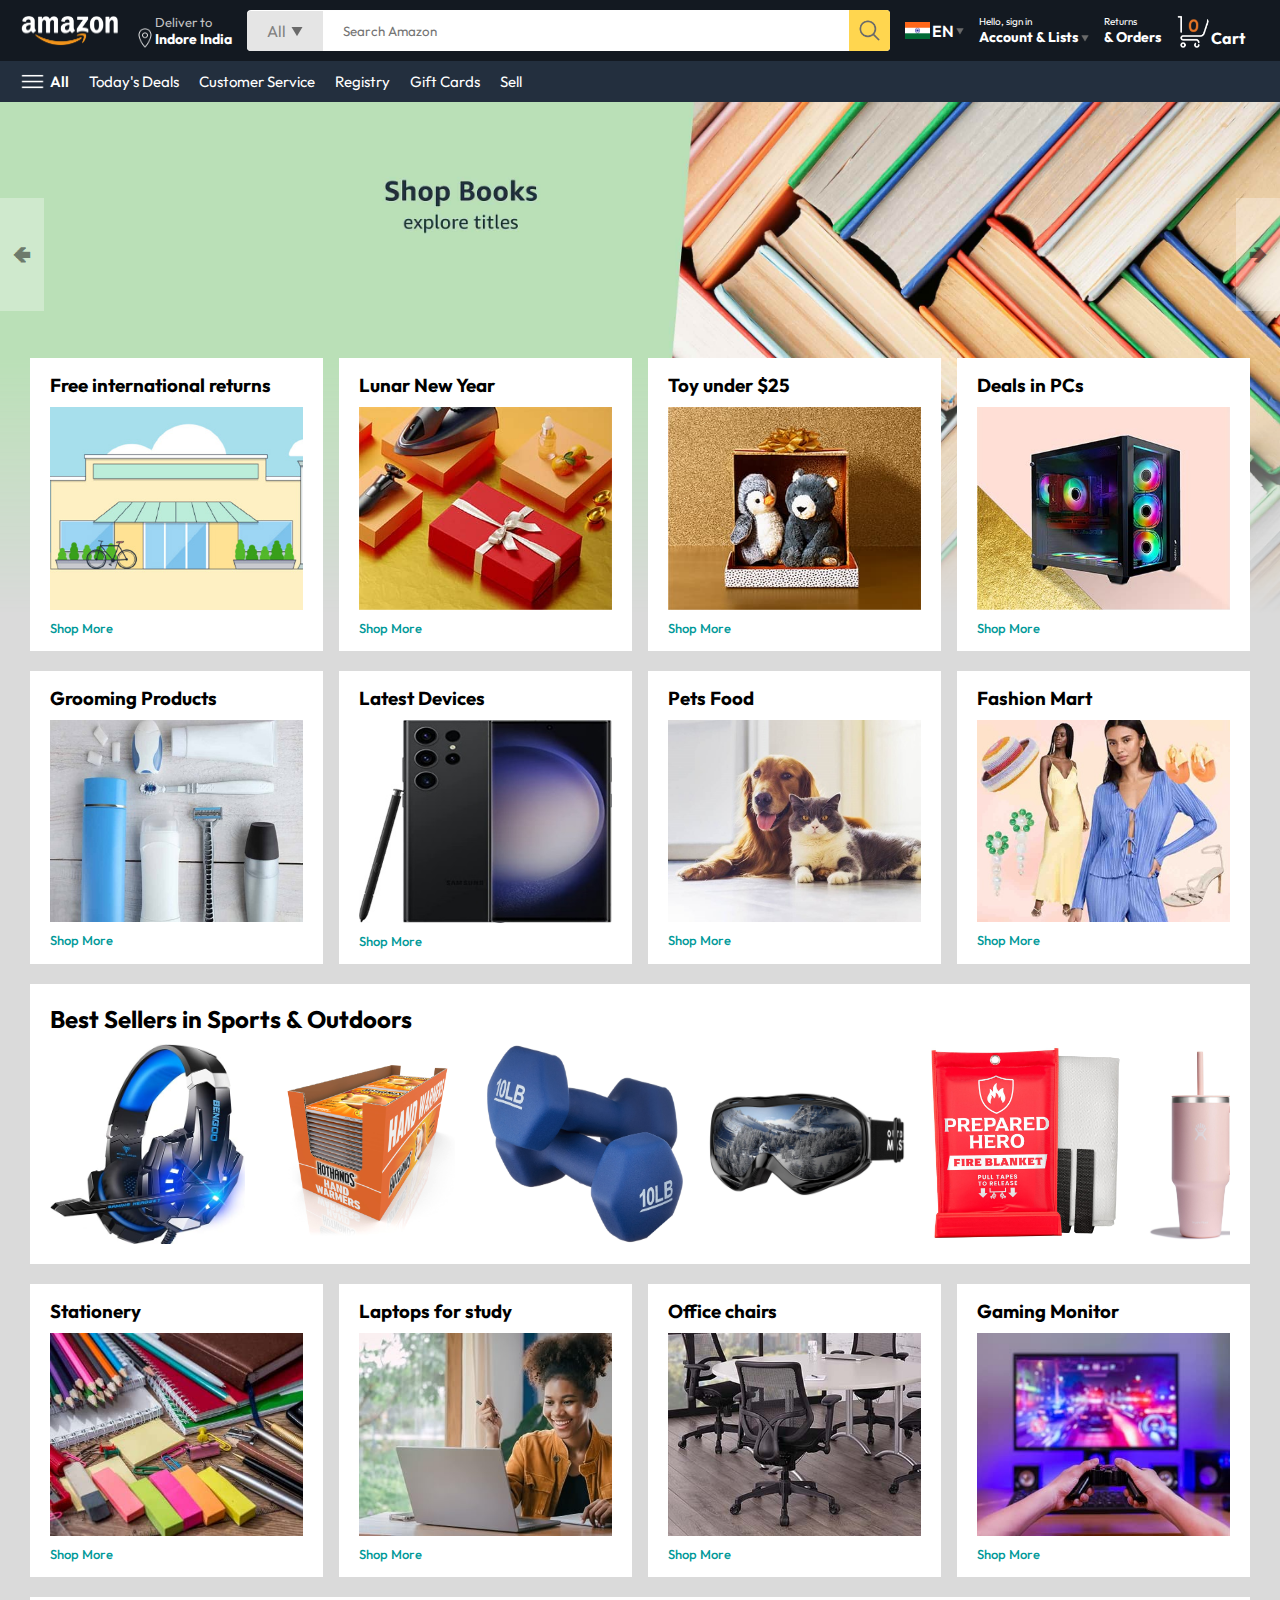
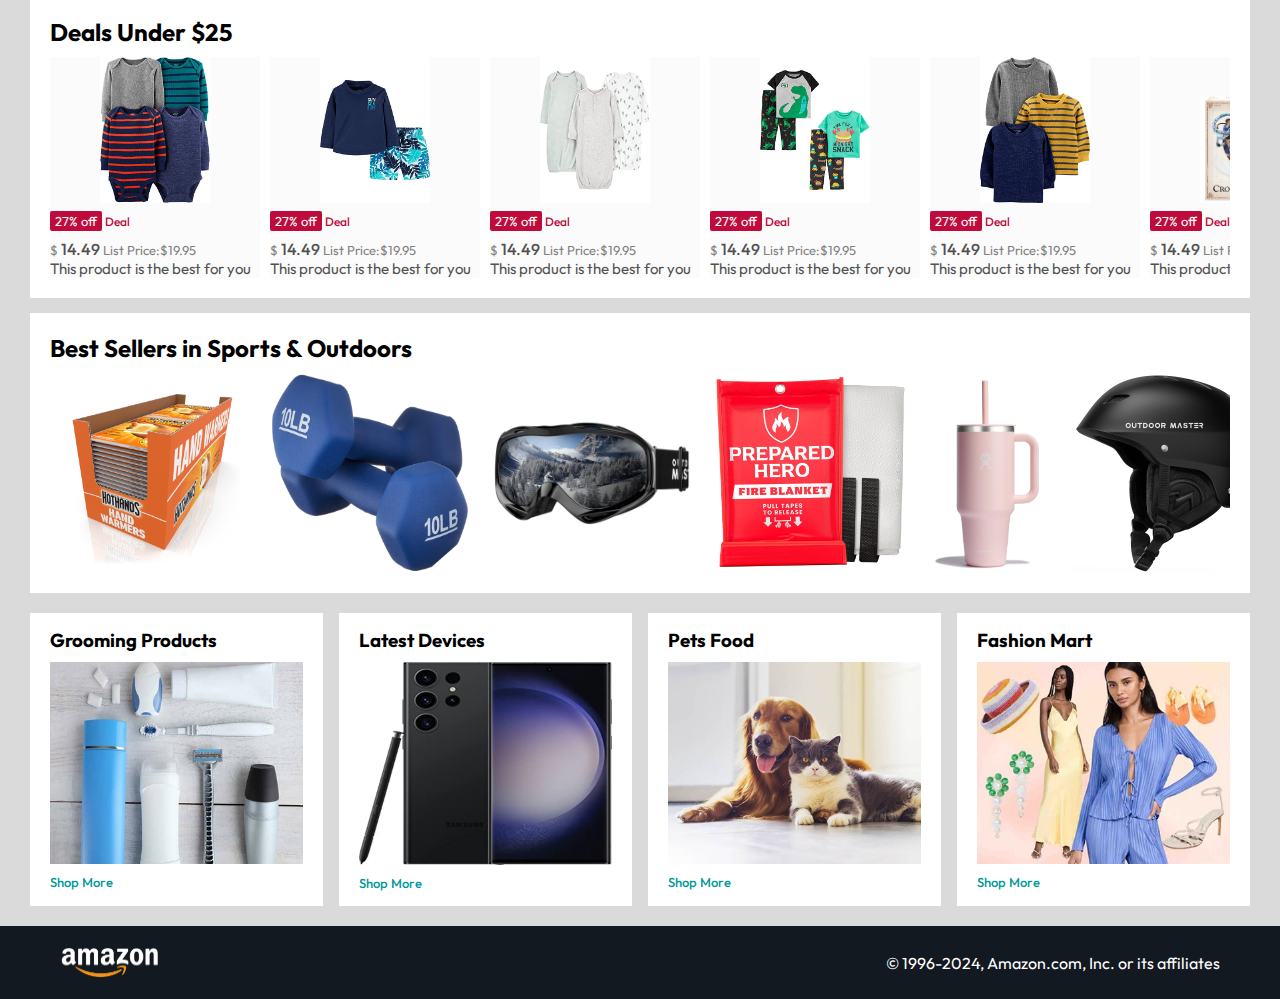
<file: index.html>
<html lang="en">

<head>
    <meta charset="UTF-8">
    <meta name="viewport" content="width=device-width, initial-scale=1.0">
    <title>Amazon Clone</title>
    <link rel="stylesheet" href="./assets/CSS/style.css">
</head>

<body>

    <nav>
        <a href="/"><img src="./assets/Images/amazon_logo.png" width="100" alt=""></a>
        <div class="nav-country">
            <img src="./assets/Images/location_icon.png" height="20" alt="">
            <div>
                <p>Deliver to</p>
                <h1>Indore India</h1>
            </div>
        </div>
        <div class="nav-search">
            <div class="nav-search-category">
                <p>All</p>
                <img src="./assets/Images/dropdown_icon.png" height="12" alt="">
            </div>
            <input type="text" class="nav-search-input" placeholder="Search Amazon">
            <img src="./assets/Images/search_icon.png" class="nav-search-icon" alt="">
        </div>
        <div class="nav-language">
            <img src="./assets/Images/india flag.png" width="25px" alt="">
            <p>EN</p>
            <img src="./assets/Images/dropdown_icon.png" width="8px" alt="">
        </div>
        <div class="nav-texts">
            <p><a href="/login.html">Hello, sign in</a></p>
            <h1>Account & Lists <img src="./assets/Images/dropdown_icon.png" width="8px" alt=""> </h1>
        </div>
        <div class="nav-texts">
            <p>Returns</p>
            <h1>& Orders</h1>
        </div>
        <a href="/login.html" class="mobile-user-icon" style="display: none;">
            <img src="./assets/Images/user.png">
        </a>
        <a href="/cart.html" class="nav-cart">
            <img src="./assets/Images/cart_icon.png" width="35px" alt="">
            <h4>Cart</h4>
        </a>
    </nav>
    <div class="nav-bottom">
        <div>
            <img src="./assets/Images/menu_icon.png" width="25px" alt="">
            <p>All</p>
        </div>
        <p>Today's Deals</p>
        <p>Customer Service</p>
        <p>Registry</p>
        <p>Gift Cards</p>
        <p>Sell</p>
    </div>

    <div class="header-slider" id="slider">
        <a href="#" class="control_prev">&#129144</a>
        <a href="#" class="control_next">&#129146</a>
        <ul>
            <img class="header-img" src="./assets/Images/header1.jpg" alt="">
            <img class="header-img" src="./assets/Images/header2.jpg" alt="">
            <img class="header-img" src="./assets/Images/header3.jpg" alt="">
            <img class="header-img" src="./assets/Images/header4.jpg" alt="">
            <img class="header-img" src="./assets/Images/header5.jpg" alt="">
            <img class="header-img" src="./assets/Images/header6.jpg" alt="">
        </ul>
    </div>

    <div class="header-box box-row">
        <div class="box-col">
            <h3>Free international returns</h3>
            <img src="./assets/Images/box1-1.jpg" alt="">
            <a href="/">Shop More</a>
        </div>
        <div class="box-col">
            <h3>Lunar New Year</h3>
            <img src="./assets/Images/box1-2.jpg" alt="">
            <a href="/">Shop More</a>
        </div>
        <div class="box-col">
            <h3>Toy under $25</h3>
            <img src="./assets/Images/box1-3.jpg" alt="">
            <a href="/">Shop More</a>
        </div>
        <div class="box-col">
            <h3>Deals in PCs</h3>
            <img src="./assets/Images/box1-4.jpg" alt="">
            <a href="/">Shop More</a>
        </div>
    </div>

    <div class="box-row">
        <div class="box-col">
            <h3>Grooming Products</h3>
            <img src="./assets/Images/box2-1.jpg" alt="">
            <a href="/">Shop More</a>
        </div>
        <div class="box-col">
            <h3>Latest Devices</h3>
            <img src="./assets/Images/box2-2.jpg" alt="">
            <a href="/">Shop More</a>
        </div>
        <div class="box-col">
            <h3>Pets Food</h3>
            <img src="./assets/Images/box2-3.jpg" alt="">
            <a href="/">Shop More</a>
        </div>
        <div class="box-col">
            <h3>Fashion Mart</h3>
            <img src="./assets/Images/box2-4.jpg" alt="">
            <a href="/">Shop More</a>
        </div>
    </div>




    <div class="products-slider">
        <h2>Best Sellers in Sports & Outdoors</h2>
        <div class="products">
            <a href="/product.html"><img src="./assets/Images/product_img.jpg" alt=""></a>
            <img src="./assets/Images/product1-1.jpg" alt="">
            <img src="./assets/Images/product1-2.jpg" alt="">
            <img src="./assets/Images/product1-3.jpg" alt="">
            <img src="./assets/Images/product1-4.jpg" alt="">
            <img src="./assets/Images/product1-5.jpg" alt="">
            <img src="./assets/Images/product1-6.jpg" alt="">
            <img src="./assets/Images/product1-7.jpg" alt="">
            <img src="./assets/Images/product1-8.jpg" alt="">
            <img src="./assets/Images/product1-9.jpg" alt="">
            <img src="./assets/Images/product1-10.jpg" alt="">
        </div>
    </div>



    <div class="box-row">
        <div class="box-col">
            <h3>Stationery</h3>
            <img src="./assets/Images/box3-1.jpg" alt="">
            <a href="/">Shop More</a>
        </div>
        <div class="box-col">
            <h3>Laptops for study</h3>
            <img src="./assets/Images/box3-2.jpg" alt="">
            <a href="/">Shop More</a>
        </div>
        <div class="box-col">
            <h3>Office chairs</h3>
            <img src="./assets/Images/box3-3.jpg" alt="">
            <a href="/">Shop More</a>
        </div>
        <div class="box-col">
            <h3>Gaming Monitor</h3>
            <img src="./assets/Images/box3-4.jpg" alt="">
            <a href="/">Shop More</a>
        </div>
    </div>



    <div class="products-slider-with-price">
        <h2>Deals Under $25</h2>
        <div class="products">
            <div class="product-card">
                <div class="product-img-container">
                    <img src="./assets/Images/product2-1.jpg" alt="">
                </div>
                <div class="product-offer">
                    <p>27% off</p> <span>Deal</span>
                </div>
                <p class="product-price">$ <span>14.49</span> List Price:$19.95</p>
                <h4>This product is the best for you</h4>
            </div>
            <div class="product-card">
                <div class="product-img-container">
                    <img src="./assets/Images/product2-2.jpg" alt="">
                </div>
                <div class="product-offer">
                    <p>27% off</p> <span>Deal</span>
                </div>
                <p class="product-price">$ <span>14.49</span> List Price:$19.95</p>
                <h4>This product is the best for you</h4>
            </div>
            <div class="product-card">
                <div class="product-img-container">
                    <img src="./assets/Images/product2-3.jpg" alt="">
                </div>
                <div class="product-offer">
                    <p>27% off</p> <span>Deal</span>
                </div>
                <p class="product-price">$ <span>14.49</span> List Price:$19.95</p>
                <h4>This product is the best for you</h4>
            </div>
            <div class="product-card">
                <div class="product-img-container">
                    <img src="./assets/Images/product2-4.jpg" alt="">
                </div>
                <div class="product-offer">
                    <p>27% off</p> <span>Deal</span>
                </div>
                <p class="product-price">$ <span>14.49</span> List Price:$19.95</p>
                <h4>This product is the best for you</h4>
            </div>
            <div class="product-card">
                <div class="product-img-container">
                    <img src="./assets/Images/product2-5.jpg" alt="">
                </div>
                <div class="product-offer">
                    <p>27% off</p> <span>Deal</span>
                </div>
                <p class="product-price">$ <span>14.49</span> List Price:$19.95</p>
                <h4>This product is the best for you</h4>
            </div>
            <div class="product-card">
                <div class="product-img-container">
                    <img src="./assets/Images/product2-6.jpg" alt="">
                </div>
                <div class="product-offer">
                    <p>27% off</p> <span>Deal</span>
                </div>
                <p class="product-price">$ <span>14.49</span> List Price:$19.95</p>
                <h4>This product is the best for you</h4>
            </div>
            <div class="product-card">
                <div class="product-img-container">
                    <img src="./assets/Images/product2-7.jpg" alt="">
                </div>
                <div class="product-offer">
                    <p>27% off</p> <span>Deal</span>
                </div>
                <p class="product-price">$ <span>14.49</span> List Price:$19.95</p>
                <h4>This product is the best for you</h4>
            </div>
            <div class="product-card">
                <div class="product-img-container">
                    <img src="./assets/Images/product2-8.jpg" alt="">
                </div>
                <div class="product-offer">
                    <p>27% off</p> <span>Deal</span>
                </div>
                <p class="product-price">$ <span>14.49</span> List Price:$19.95</p>
                <h4>This product is the best for you</h4>
            </div>
            <div class="product-card">
                <div class="product-img-container">
                    <img src="./assets/Images/product2-9.jpg" alt="">
                </div>
                <div class="product-offer">
                    <p>27% off</p> <span>Deal</span>
                </div>
                <p class="product-price">$ <span>14.49</span> List Price:$19.95</p>
                <h4>This product is the best for you</h4>
            </div>
            <div class="product-card">
                <div class="product-img-container">
                    <img src="./assets/Images/product2-10.jpg" alt="">
                </div>
                <div class="product-offer">
                    <p>27% off</p> <span>Deal</span>
                </div>
                <p class="product-price">$ <span>14.49</span> List Price:$19.95</p>
                <h4>This product is the best for you</h4>
            </div>
            <div class="product-card">
                <div class="product-img-container">
                    <img src="./assets/Images/product2-11.jpg" alt="">
                </div>
                <div class="product-offer">
                    <p>27% off</p> <span>Deal</span>
                </div>
                <p class="product-price">$ <span>14.49</span> List Price:$19.95</p>
                <h4>This product is the best for you</h4>
            </div>
        </div>
    </div>



    <div class="products-slider">
        <h2>Best Sellers in Sports & Outdoors</h2>
        <div class="products">
            <img src="./assets/Images/product1-1.jpg" alt="">
            <img src="./assets/Images/product1-2.jpg" alt="">
            <img src="./assets/Images/product1-3.jpg" alt="">
            <img src="./assets/Images/product1-4.jpg" alt="">
            <img src="./assets/Images/product1-5.jpg" alt="">
            <img src="./assets/Images/product1-6.jpg" alt="">
            <img src="./assets/Images/product1-7.jpg" alt="">
            <img src="./assets/Images/product1-8.jpg" alt="">
            <img src="./assets/Images/product1-9.jpg" alt="">
            <img src="./assets/Images/product1-10.jpg" alt="">
        </div>
    </div>



    <div class="box-row">
        <div class="box-col">
            <h3>Grooming Products</h3>
            <img src="./assets/Images/box2-1.jpg" alt="">
            <a href="/">Shop More</a>
        </div>
        <div class="box-col">
            <h3>Latest Devices</h3>
            <img src="./assets/Images/box2-2.jpg" alt="">
            <a href="/">Shop More</a>
        </div>
        <div class="box-col">
            <h3>Pets Food</h3>
            <img src="./assets/Images/box2-3.jpg" alt="">
            <a href="/">Shop More</a>
        </div>
        <div class="box-col">
            <h3>Fashion Mart</h3>
            <img src="./assets/Images/box2-4.jpg" alt="">
            <a href="/">Shop More</a>
        </div>
    </div>



    <footer>
        <img src="./assets/Images/amazon_logo.png" width="100" alt="">
        <p>© 1996-2024, Amazon.com, Inc. or its affiliates</p>
    </footer>
    <script src="./assets/JS/script.js"></script>
</body>

</html>
</file>
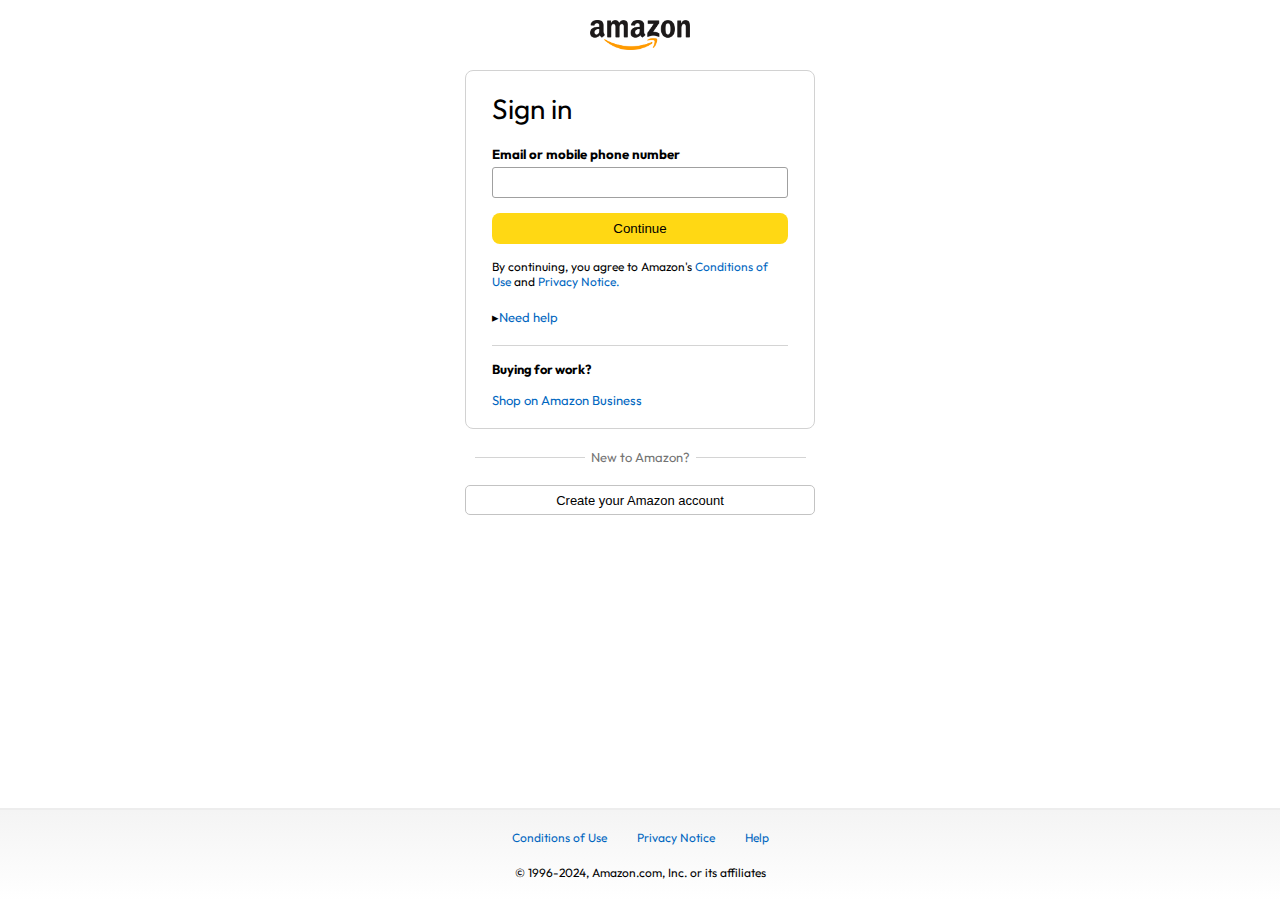
<file: login.html>
<html lang="en">
<head>
    <meta charset="UTF-8">
    <meta name="viewport" content="width=device-width, initial-scale=1.0">
    <title>Login</title>
    <link rel="stylesheet" href="./assets/CSS/login.css">
</head>
<body>
    <a href="/"><img class="logo" src="./assets/Images/amazon_logo_dark.png" width="100px" alt=""></a>
    <div class="login-container">
        <h1 class="login-title">Sign in</h1>
        <h5 class="input-lable">Email or mobile phone number</h5>
        <input type="text" >
        <button>Continue</button>
        <p class="login-condition">By continuing, you agree to Amazon's <span>Conditions of Use</span> and <span>Privacy Notice.</span></p>
        <p class="login-help">&#9656<span>Need help</span></p>
        <hr>
        <h4>Buying for work?</h4>
        <p class="login-business"><span>Shop on Amazon Business</span></p>
    </div>
    <div class="login-section-text">
        <hr><p>New to Amazon?</p><hr>
    </div>
    <a href="./signup.html"><button class="login-signup-btn">Create your Amazon account</button></a>
    <footer>
        <div class="footer-links">
            <a href="#"> Conditions of Use </a>
            <a href="#"> Privacy Notice </a>
            <a href="#"> Help </a>
        </div>
        <p class="footer-copyright">
            © 1996-2024, Amazon.com, Inc. or its affiliates
        </p>
    </footer>
</body>
</html>
</file>
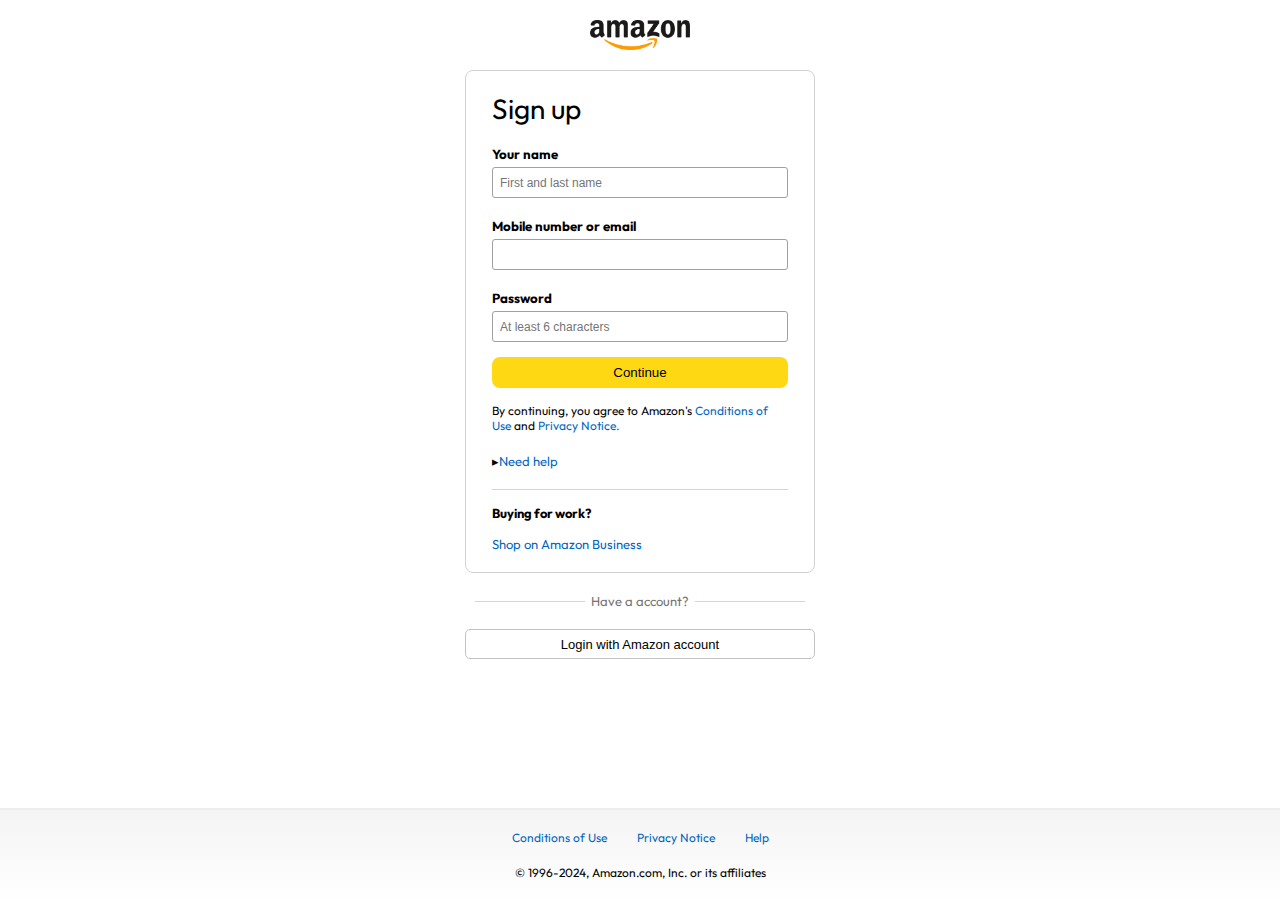
<file: signup.html>
<html lang="en">
<head>
    <meta charset="UTF-8">
    <meta name="viewport" content="width=device-width, initial-scale=1.0">
    <title>Login</title>
    <link rel="stylesheet" href="./assets/CSS/login.css">
</head>
<body>
    <a href="/"><img class="logo" src="./assets/Images/amazon_logo_dark.png" width="100px" alt=""></a>
    <div class="login-container">
        <h1 class="login-title">Sign up</h1>
        <h5 class="input-lable">Your name</h5>
        <input type="text" placeholder="First and last name">
        <h5 class="input-lable">Mobile number or email</h5>
        <input type="text" >
        <h5 class="input-lable">Password</h5>
        <input type="password" placeholder="At least 6 characters">
        <button>Continue</button>
        <p class="login-condition">By continuing, you agree to Amazon's <span>Conditions of Use</span> and <span>Privacy Notice.</span></p>
        <p class="login-help">&#9656<span>Need help</span></p>
        <hr>
        <h4>Buying for work?</h4>
        <p class="login-business"><span>Shop on Amazon Business</span></p>
    </div>
    <div class="login-section-text">
        <hr><p>Have a account?</p><hr>
    </div>
    <a href="./login.html"><button class="login-signup-btn">Login with Amazon account</button></a>
    <footer>
        <div class="footer-links">
            <a href="#"> Conditions of Use </a>
            <a href="#"> Privacy Notice </a>
            <a href="#"> Help </a>
        </div>
        <p class="footer-copyright">
            © 1996-2024, Amazon.com, Inc. or its affiliates
        </p>
    </footer>
</body>
</html>
</file>
<file: assets/CSS/style.css>
@import url('https://fonts.googleapis.com/css2?family=Outfit&display=swap');

* {
    margin: 0;
    padding: 0;
    box-sizing: border-box;
    font-family: Outfit;
}

body {
    background: #dadada;
}

a {
    text-decoration: none;
    color: inherit;
}

nav {
    display: flex;
    align-items: center;
    justify-content: space-between;
    background-color: #131921;
    padding: 10px 20px;
    color: white;
}

.nav-country {
    display: flex;
    align-items: end;
    margin-left: 15px;
    font-size: 13px;
    color: #c4c4c4;
}

.nav-country h1 {
    font-size: 14px;
    color: white;
}

.nav-search {
    flex: 1;
    display: flex;
    align-items: center;
    background: white;
    color: grey;
    max-width: 1000px;
    border-radius: 4px;
    margin-left: 15px;
}

.nav-search-category {
    display: flex;
    align-items: center;
    padding: 10px 20px;
    gap: 5px;
    background-color: #e5e5e5;
    border-radius: 4px 0px 0px 4px;
}

.nav-search-input {
    border: none;
    outline: none;
    padding-left: 20px;
    width: 100%;
}

.nav-search-icon {
    max-width: 41px;
    padding: 8px;
    background: #ffd64f;
    border-radius: 0px 4px 4px 0px;
}

.nav-language {
    display: flex;
    align-items: center;
    gap: 2px;
    font-weight: 600;
    margin-left: 15px;
}

.nav-texts {
    margin-left: 15px;
}

.nav-texts p {
    font-size: 10px;
}

.nav-texts h1 {
    font-size: 14px;
}

.nav-cart {
    display: flex;
    align-items: end;
    margin: 0px 15px;
}

.nav-bottom{
    display: flex;
    align-items: center;
    gap: 20px;
    padding: 8px 20px;
    background: #232f3e;
    color: white;
    font-size: 15px;
}

.nav-bottom div{
    display: flex;
    align-items: center;
    gap: 5px;
    font-weight: 600;
}


.header-slider ul {
    display: flex;
    overflow-y: hidden;
}

.header-img {
    max-width: 100%;
    mask-image: linear-gradient(to bottom, #000000 50%, transparent 100%);
    transition: transform 0.3s;
}

.header-slider a {
    position: absolute;
    top: 22%;
    z-index: 1;
    padding: 5vh 1vw;
    background: #ffffff4f;
    color: #0000007b;
    text-decoration: none;
    font-weight: 600;
    font-size: 18px;
    cursor: pointer;
}

.control_next {
    right: 0;
}

.box-row {
    display: flex;
    flex-wrap: wrap;
    row-gap: 20px;
    justify-content: space-between;
    margin: 20 30px;
}

.header-box {
    margin-top: -20vw;
}

.box-col {
    display: flex;
    flex-direction: column;
    gap: 10px;
    padding: 15px 20px;
    background: white;
    z-index: 1;
    max-width: 24%;
    min-width: 200px;
}

.box-col a {
    text-decoration: none;
    font-size: 13px;
    color: #009999;
    font-weight: 500;
}

.products-slider {
    background-color: white;
    margin: 0px 30px;
    padding: 20px;
    margin-bottom: 15px;
}

.products-slider .products {
    display: flex;
    overflow-x: auto;
    gap: 20px;
    margin-top: 10px;
}

.products-slider .products::-webkit-scrollbar {
    display: none;
}

.products-slider .products img {
    max-width: 200px;
    max-height: 200;
}

.products-slider-with-price {
    background-color: white;
    margin: 0px 30px;
    padding: 20px;
    margin-bottom: 15px;
}

.products-slider-with-price .products {
    display: flex;
    overflow-x: auto;
    gap: 10px;
    margin-top: 10px;
}

.products-slider-with-price .products::-webkit-scrollbar {
    display: none;
}

.product-card {
    display: flex;
    flex-direction: column;
    justify-content: end;
    min-width: 210px;
    background: #fbfbfb;
}

.products-slider-with-price img {
    width: 110px;
    margin: 0px 50px;
}

.product-offer p {
    background-color: #be0b3b;
    color: white;
    display: inline-block;
    padding: 2px 5px;
    border-radius: 2px;
    margin: 8px 0px;
    font-size: 13px;
}

.product-offer span {
    color: #be0b3b;
    font-weight: 500;
    font-size: 12px;
}

.product-price {
    color: grey;
    font-size: 13px;
}

.product-price span {
    font-size: 16px;
    font-weight: 500;
    color: #525252;
}

.product-price p {
    color: grey;
    font-size: 13px;
}

.product-card h4 {
    color: #525252;
    font-size: 15px;
    font-weight: 400;
}

footer {
    display: flex;
    justify-content: space-between;
    align-items: center;
    color: white;
    background-color: #131921;
    padding: 20px 60px;
}

/* ---------- media query ----------- */

@media only screen and (max-width: 900px){
    nav{
        flex-wrap: wrap;
    }
    .nav-search{
        order: 7;
        margin: 15px 0 5px;
        min-width: 300px;
    }
    .box-col{
        max-width: 48%;
    }
}

@media only screen and (max-width: 600px){
    .nav-country{
        display: none;
    }
    .nav-language{
        display: none;
    }
    .nav-texts{
        display: none;
    }
    .nav-bottom{
        font-size: 13px;
        gap: 10px;
        overflow-x: scroll;
    }
    .nav-bottom::-webkit-scrollbar{
       display: none;
    }
    .nav-bottom p{
        text-wrap: nowrap;
    }
    .mobile-user-icon{
        display: flex !important;
        flex: 1;
        justify-content: flex-end;
    }
    .mobile-user-icon img{
        width: 25px;
    }
    .nav-cart h4{
        display: none;
    }
    .nav-cart img{
        width: 25px;
    }
    .header-slider a{
        top: 24%;
        padding: 2vh 1vw;
        font-size: 15px;
    }
    .box-col{
        max-width: 100%;
        width: 100%;
    }
    footer{
        justify-content: center;
        flex-direction: column;
        font-size: 14px;
    }
}
</file>
<file: assets/CSS/login.css>
@import url('https://fonts.googleapis.com/css2?family=Outfit&display=swap');

*{
    padding: 0;
    margin: 0;
    box-sizing: border-box;
}
body{
    background-color: #ffffff;
    text-align: center;
    font-family: Outfit;
    min-height: 100vh;
}
.logo{
    margin-top: 20px;
}
.login-container{
    max-width:350px;
    border: 1px solid #d2d2d2;
    margin: auto;
    margin-top: 20px;
    padding: 20px 26px;
    border-radius: 8px;
    text-align: left;
}
.login-title{
    font-size: 28px;
    font-weight: 400;
}
.input-lable{
    margin-top: 20px;
}
.login-container input{
    width: 100%;
    height: 31px;
    margin-top: 5px;
    padding: 3px 7px;
    border: 1px solid #a0a0a0;
    border-radius: 3px;
    font-size: 12px;
}
.login-container input:focus{
    outline: 3px solid #c2f2ff;
}
.login-container button{
    width: 100%;
    height: 31px;
    margin: 15px 0px;
    background: #FFD814;
    border: none;
    border-radius: 8px;
    cursor: pointer;
}
.login-container button:hover{
    background: #ebc712;
}
.login-condition{
    font-size: 12px;
}
.login-container p span{
    color: #0066c0;
}
.login-help{
    font-size: 13px;
    margin: 20px 0px;
}
hr{
    border: none;
    height: 1px;
    background-color: #d4d4d4;
}
.login-container h4{
    margin: 15px 0px;
    font-size: 13px;
}
.login-business{
    font-size: 13px;
}
.login-section-text{
    width: 350px;
    font-size: 13px;
    color: #737373;
    margin: 20px auto;
    display: flex;
    align-items: center;
    justify-content: center;
    gap: 6px;
}
.login-section-text hr{
    width: 110px;
}
.login-signup-btn{
    width: 350px;
    height: 30px;
    font-size: 13px;
    background-color: white;
    border-radius: 5px;
    border: 1px solid #c3c3c3;
}
.login-signup-btn:hover{
    background-color: #f1f1f1;
}

footer{
    width: 100%;
    height: auto;
    max-height: 200px;
    margin-top: 20px;
    padding: 20px 0px;
    position: fixed;
    bottom: 0;
    background: linear-gradient(to bottom, #f4f4f4, #ffffff);
    border-top: 2px solid #ededed;
    font-size: 12px;
}
footer .footer-links {
    display: flex;
    justify-content: center;
    gap: 30px;
    margin-bottom: 20px;
}
footer .footer-links a{
    text-decoration: none;
    color: #0066c0;
}
</file>
